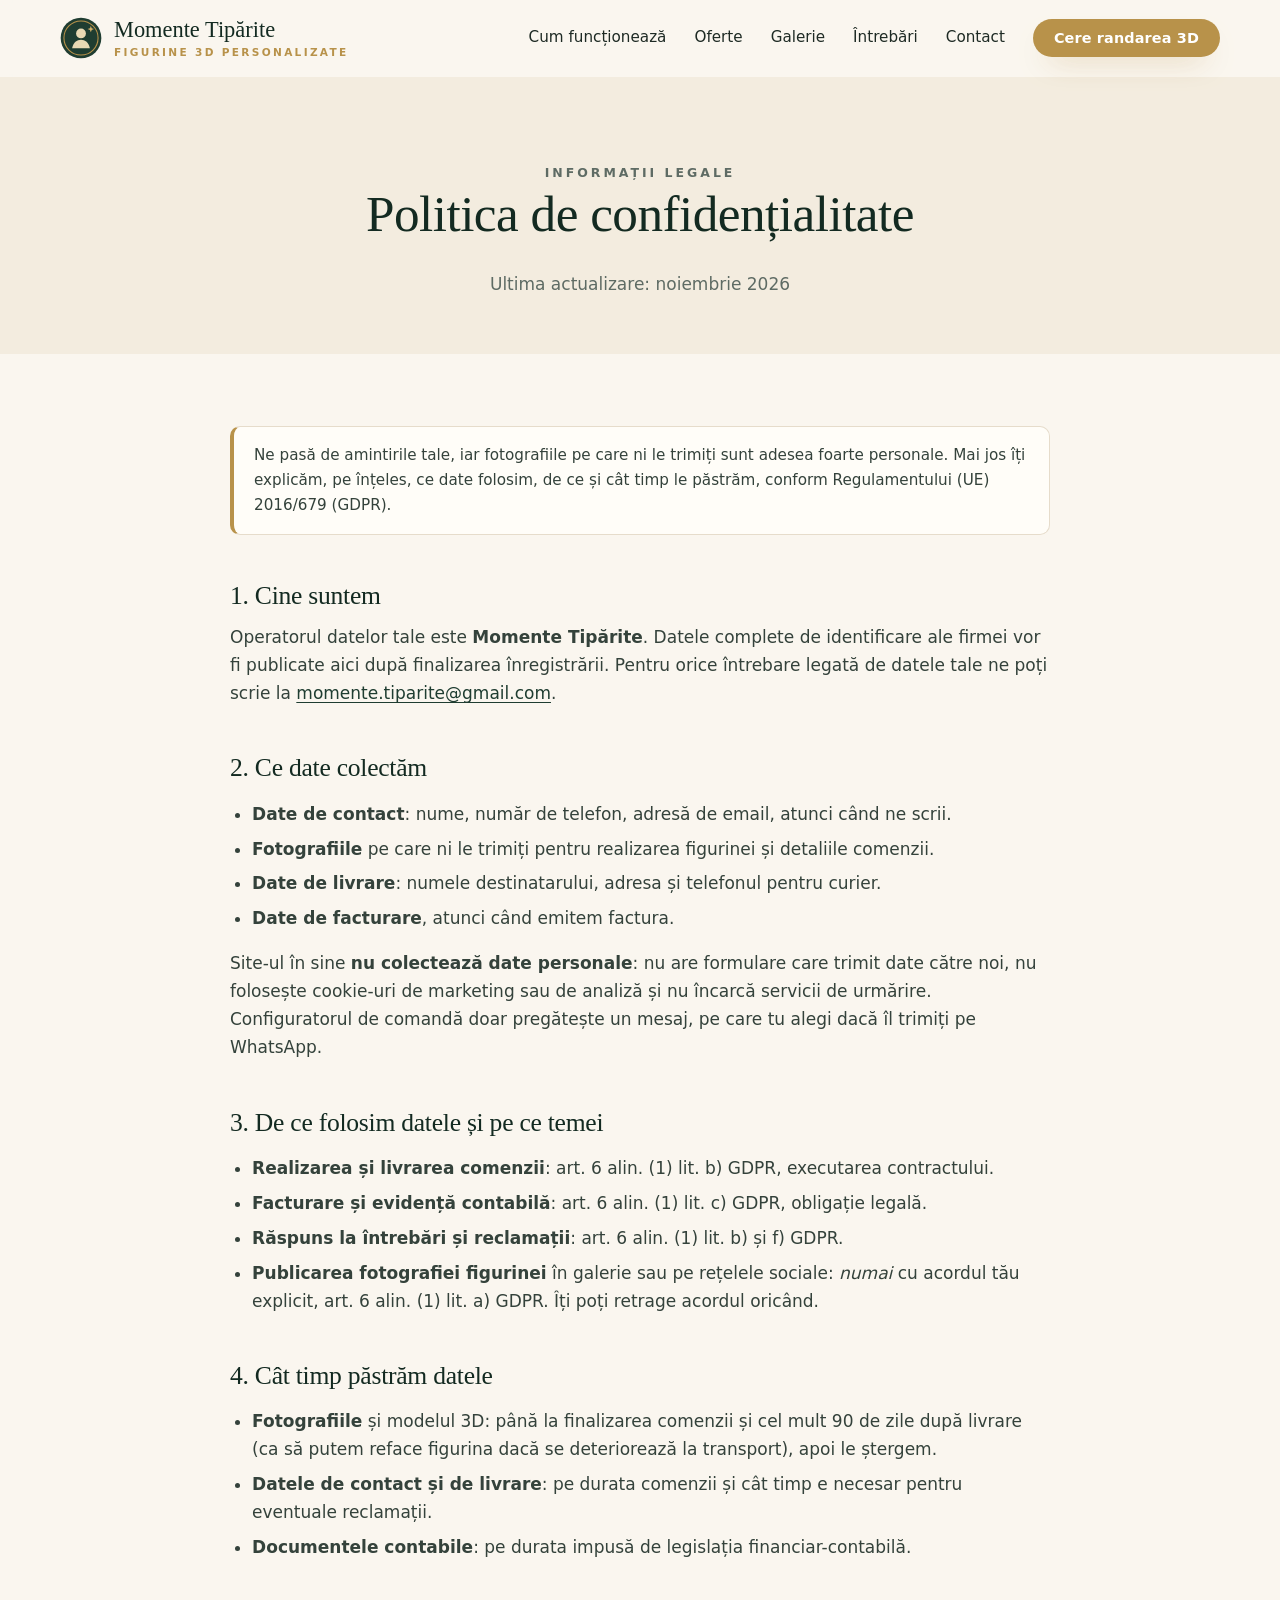
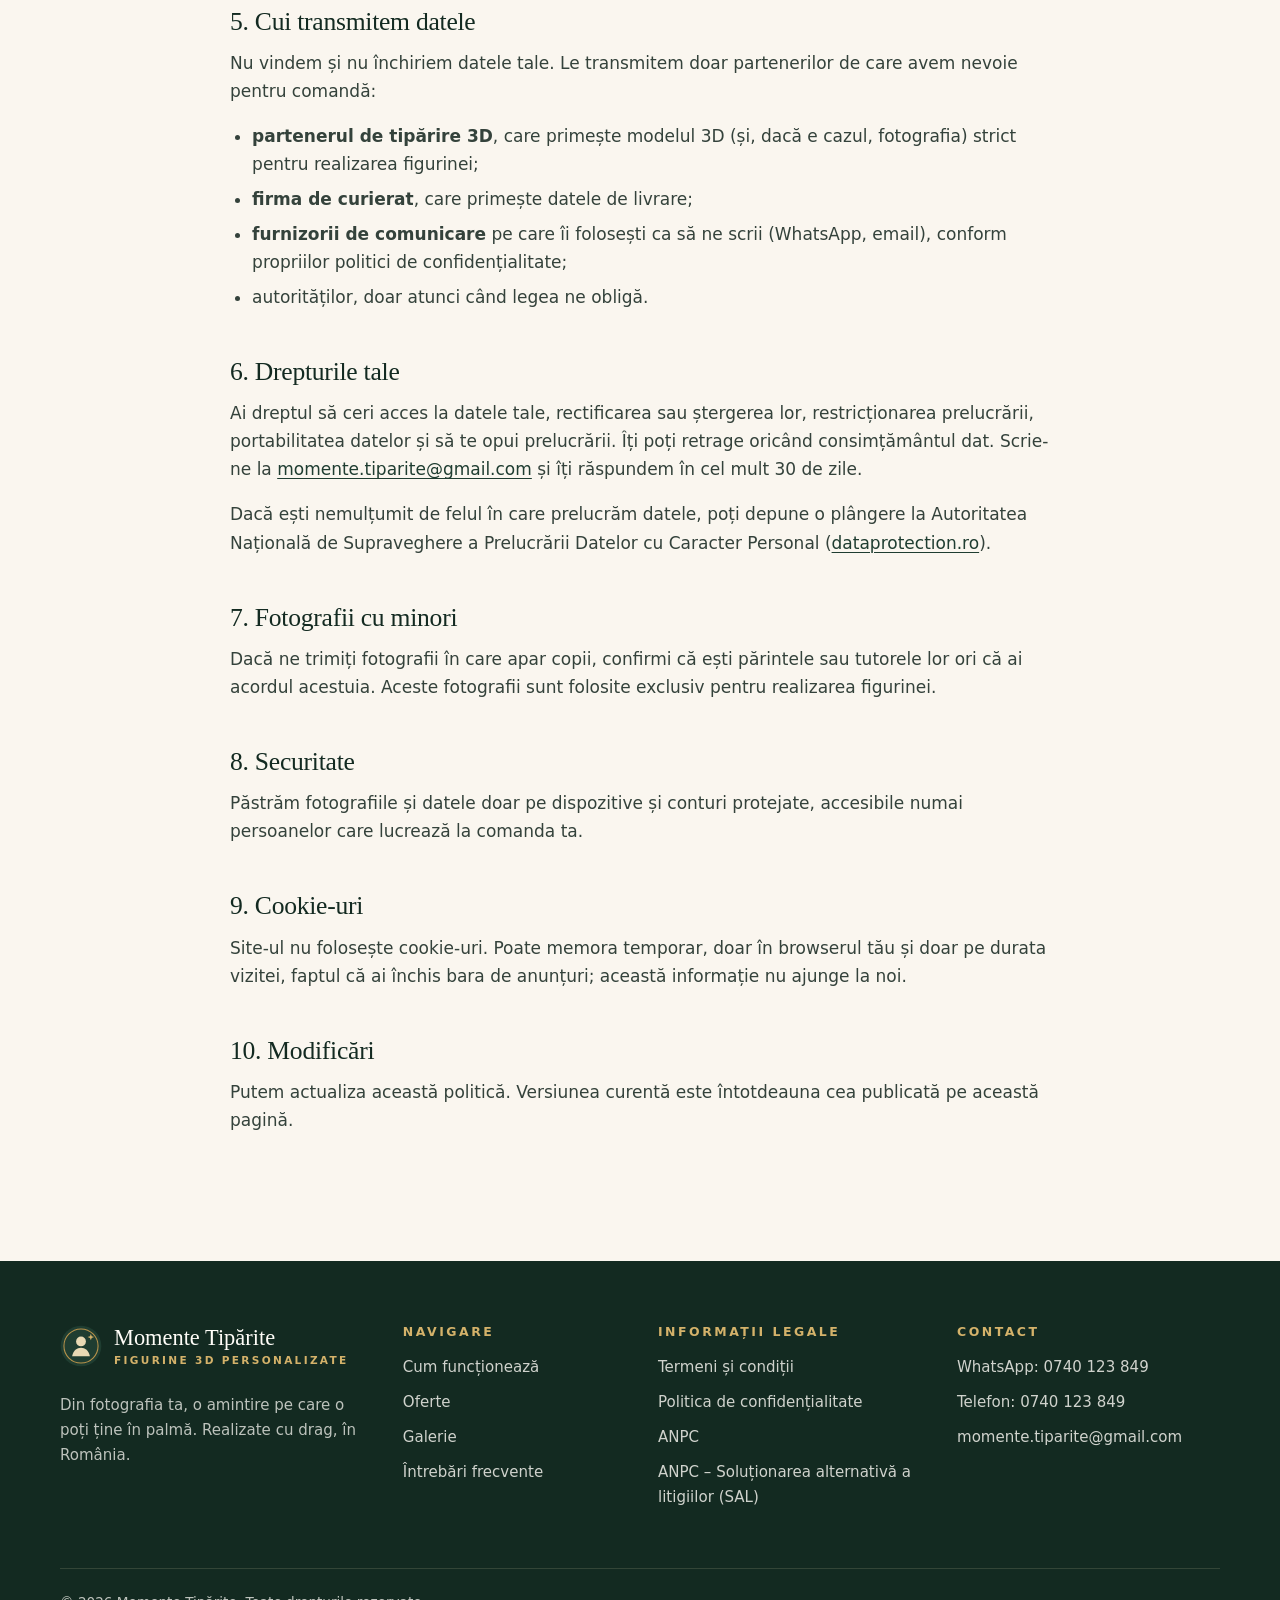
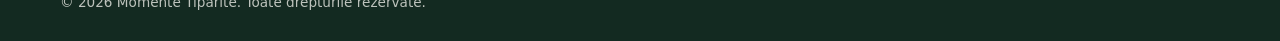
<file: confidentialitate.html>
<!doctype html>
<html lang="ro">
<head>
  <meta charset="utf-8">
  <meta name="viewport" content="width=device-width, initial-scale=1">
  <title>Politica de confidențialitate — Momente Tipărite</title>
  <meta name="description" content="Cum colectăm, folosim și protejăm datele tale personale și fotografiile trimise pentru figurinele Momente Tipărite (GDPR).">
  <meta name="theme-color" content="#1F3D31">
  <link rel="icon" href="images/favicon.svg" type="image/svg+xml">
  <link rel="stylesheet" href="css/style.css">
</head>
<body>
  <a class="skip-link" href="#continut">Sari la conținut</a>

  <header class="site-header" id="siteHeader">
    <div class="container header-inner">
      <a class="brand" href="index.html" aria-label="Momente Tipărite – pagina principală">
        <img src="images/logo-mark.svg" alt="" width="42" height="42">
        <span class="brand__text">
          <span class="brand__name">Momente Tipărite</span>
          <span class="brand__tag">Figurine 3D personalizate</span>
        </span>
      </a>
      <button class="nav-toggle" type="button" aria-expanded="false" aria-controls="siteNav">
        <span class="nav-toggle__bar" aria-hidden="true"></span>
        <span class="sr-only">Meniu</span>
      </button>
      <nav class="site-nav" id="siteNav" aria-label="Navigare principală">
        <a href="index.html#cum-functioneaza">Cum funcționează</a>
        <a href="index.html#oferte">Oferte</a>
        <a href="index.html#galerie">Galerie</a>
        <a href="index.html#intrebari">Întrebări</a>
        <a href="index.html#contact">Contact</a>
        <a class="btn btn--gold btn--small js-render" href="https://wa.me/40740123849">Cere randarea 3D</a>
      </nav>
    </div>
  </header>

  <main id="continut">
    <section class="legal-hero">
      <div class="container container--narrow">
        <p class="eyebrow">Informații legale</p>
        <h1>Politica de confidențialitate</h1>
        <p>Ultima actualizare: noiembrie 2026</p>
      </div>
    </section>

    <article class="legal">
      <div class="container container--narrow">
        <!-- DE COMPLETAT dupa infiintarea firmei: operatorul de date = denumire firma, CUI, sediu -->
        <p class="note">Ne pasă de amintirile tale, iar fotografiile pe care ni le trimiți sunt adesea foarte personale. Mai jos îți explicăm, pe înțeles, ce date folosim, de ce și cât timp le păstrăm, conform Regulamentului (UE) 2016/679 (GDPR).</p>

        <h2>1. Cine suntem</h2>
        <p>Operatorul datelor tale este <strong>Momente Tipărite</strong>. Datele complete de identificare ale firmei vor fi publicate aici după finalizarea înregistrării. Pentru orice întrebare legată de datele tale ne poți scrie la <a href="mailto:momente.tiparite@gmail.com">momente.tiparite@gmail.com</a>.</p>

        <h2>2. Ce date colectăm</h2>
        <ul>
          <li><strong>Date de contact</strong>: nume, număr de telefon, adresă de email, atunci când ne scrii.</li>
          <li><strong>Fotografiile</strong> pe care ni le trimiți pentru realizarea figurinei și detaliile comenzii.</li>
          <li><strong>Date de livrare</strong>: numele destinatarului, adresa și telefonul pentru curier.</li>
          <li><strong>Date de facturare</strong>, atunci când emitem factura.</li>
        </ul>
        <p>Site-ul în sine <strong>nu colectează date personale</strong>: nu are formulare care trimit date către noi, nu folosește cookie-uri de marketing sau de analiză și nu încarcă servicii de urmărire. Configuratorul de comandă doar pregătește un mesaj, pe care tu alegi dacă îl trimiți pe WhatsApp.</p>

        <h2>3. De ce folosim datele și pe ce temei</h2>
        <ul>
          <li><strong>Realizarea și livrarea comenzii</strong>: art. 6 alin. (1) lit. b) GDPR, executarea contractului.</li>
          <li><strong>Facturare și evidență contabilă</strong>: art. 6 alin. (1) lit. c) GDPR, obligație legală.</li>
          <li><strong>Răspuns la întrebări și reclamații</strong>: art. 6 alin. (1) lit. b) și f) GDPR.</li>
          <li><strong>Publicarea fotografiei figurinei</strong> în galerie sau pe rețelele sociale: <em>numai</em> cu acordul tău explicit, art. 6 alin. (1) lit. a) GDPR. Îți poți retrage acordul oricând.</li>
        </ul>

        <h2>4. Cât timp păstrăm datele</h2>
        <ul>
          <li><strong>Fotografiile</strong> și modelul 3D: până la finalizarea comenzii și cel mult 90 de zile după livrare (ca să putem reface figurina dacă se deteriorează la transport), apoi le ștergem.</li>
          <li><strong>Datele de contact și de livrare</strong>: pe durata comenzii și cât timp e necesar pentru eventuale reclamații.</li>
          <li><strong>Documentele contabile</strong>: pe durata impusă de legislația financiar-contabilă.</li>
        </ul>

        <h2>5. Cui transmitem datele</h2>
        <p>Nu vindem și nu închiriem datele tale. Le transmitem doar partenerilor de care avem nevoie pentru comandă:</p>
        <ul>
          <li><strong>partenerul de tipărire 3D</strong>, care primește modelul 3D (și, dacă e cazul, fotografia) strict pentru realizarea figurinei;</li>
          <li><strong>firma de curierat</strong>, care primește datele de livrare;</li>
          <li><strong>furnizorii de comunicare</strong> pe care îi folosești ca să ne scrii (WhatsApp, email), conform propriilor politici de confidențialitate;</li>
          <li>autorităților, doar atunci când legea ne obligă.</li>
        </ul>

        <h2>6. Drepturile tale</h2>
        <p>Ai dreptul să ceri acces la datele tale, rectificarea sau ștergerea lor, restricționarea prelucrării, portabilitatea datelor și să te opui prelucrării. Îți poți retrage oricând consimțământul dat. Scrie-ne la <a href="mailto:momente.tiparite@gmail.com">momente.tiparite@gmail.com</a> și îți răspundem în cel mult 30 de zile.</p>
        <p>Dacă ești nemulțumit de felul în care prelucrăm datele, poți depune o plângere la Autoritatea Națională de Supraveghere a Prelucrării Datelor cu Caracter Personal (<a href="https://www.dataprotection.ro/" target="_blank" rel="noopener">dataprotection.ro</a>).</p>

        <h2>7. Fotografii cu minori</h2>
        <p>Dacă ne trimiți fotografii în care apar copii, confirmi că ești părintele sau tutorele lor ori că ai acordul acestuia. Aceste fotografii sunt folosite exclusiv pentru realizarea figurinei.</p>

        <h2>8. Securitate</h2>
        <p>Păstrăm fotografiile și datele doar pe dispozitive și conturi protejate, accesibile numai persoanelor care lucrează la comanda ta.</p>

        <h2>9. Cookie-uri</h2>
        <p>Site-ul nu folosește cookie-uri. Poate memora temporar, doar în browserul tău și doar pe durata vizitei, faptul că ai închis bara de anunțuri; această informație nu ajunge la noi.</p>

        <h2>10. Modificări</h2>
        <p>Putem actualiza această politică. Versiunea curentă este întotdeauna cea publicată pe această pagină.</p>
      </div>
    </article>
  </main>

  <footer class="site-footer">
    <div class="container footer-grid">
      <div class="footer-brand">
        <a class="brand brand--light" href="index.html">
          <img src="images/logo-mark.svg" alt="" width="42" height="42">
          <span class="brand__text">
            <span class="brand__name">Momente Tipărite</span>
            <span class="brand__tag">Figurine 3D personalizate</span>
          </span>
        </a>
        <p>Din fotografia ta, o amintire pe care o poți ține în palmă. Realizate cu drag, în România.</p>
      </div>
      <div>
        <h3 class="footer-title">Navigare</h3>
        <ul class="footer-links">
          <li><a href="index.html#cum-functioneaza">Cum funcționează</a></li>
          <li><a href="index.html#oferte">Oferte</a></li>
          <li><a href="index.html#galerie">Galerie</a></li>
          <li><a href="index.html#intrebari">Întrebări frecvente</a></li>
        </ul>
      </div>
      <div>
        <h3 class="footer-title">Informații legale</h3>
        <ul class="footer-links">
          <li><a href="termeni.html">Termeni și condiții</a></li>
          <li><a href="confidentialitate.html">Politica de confidențialitate</a></li>
          <li><a href="https://anpc.ro/" target="_blank" rel="noopener">ANPC</a></li>
          <li><a href="https://anpc.ro/ce-este-sal/" target="_blank" rel="noopener">ANPC – Soluționarea alternativă a litigiilor (SAL)</a></li>
        </ul>
      </div>
      <div>
        <h3 class="footer-title">Contact</h3>
        <ul class="footer-links">
          <li><a class="js-wa" href="https://wa.me/40740123849">WhatsApp: 0740 123 849</a></li>
          <li><a href="tel:+40740123849">Telefon: 0740 123 849</a></li>
          <li><a href="mailto:momente.tiparite@gmail.com">momente.tiparite@gmail.com</a></li>
        </ul>
      </div>
    </div>
    <div class="container footer-bottom">
      <p>© <span id="year">2026</span> Momente Tipărite. Toate drepturile rezervate.</p>
    </div>
  </footer>

  <script src="js/main.js" defer></script>
</body>
</html>
</file>
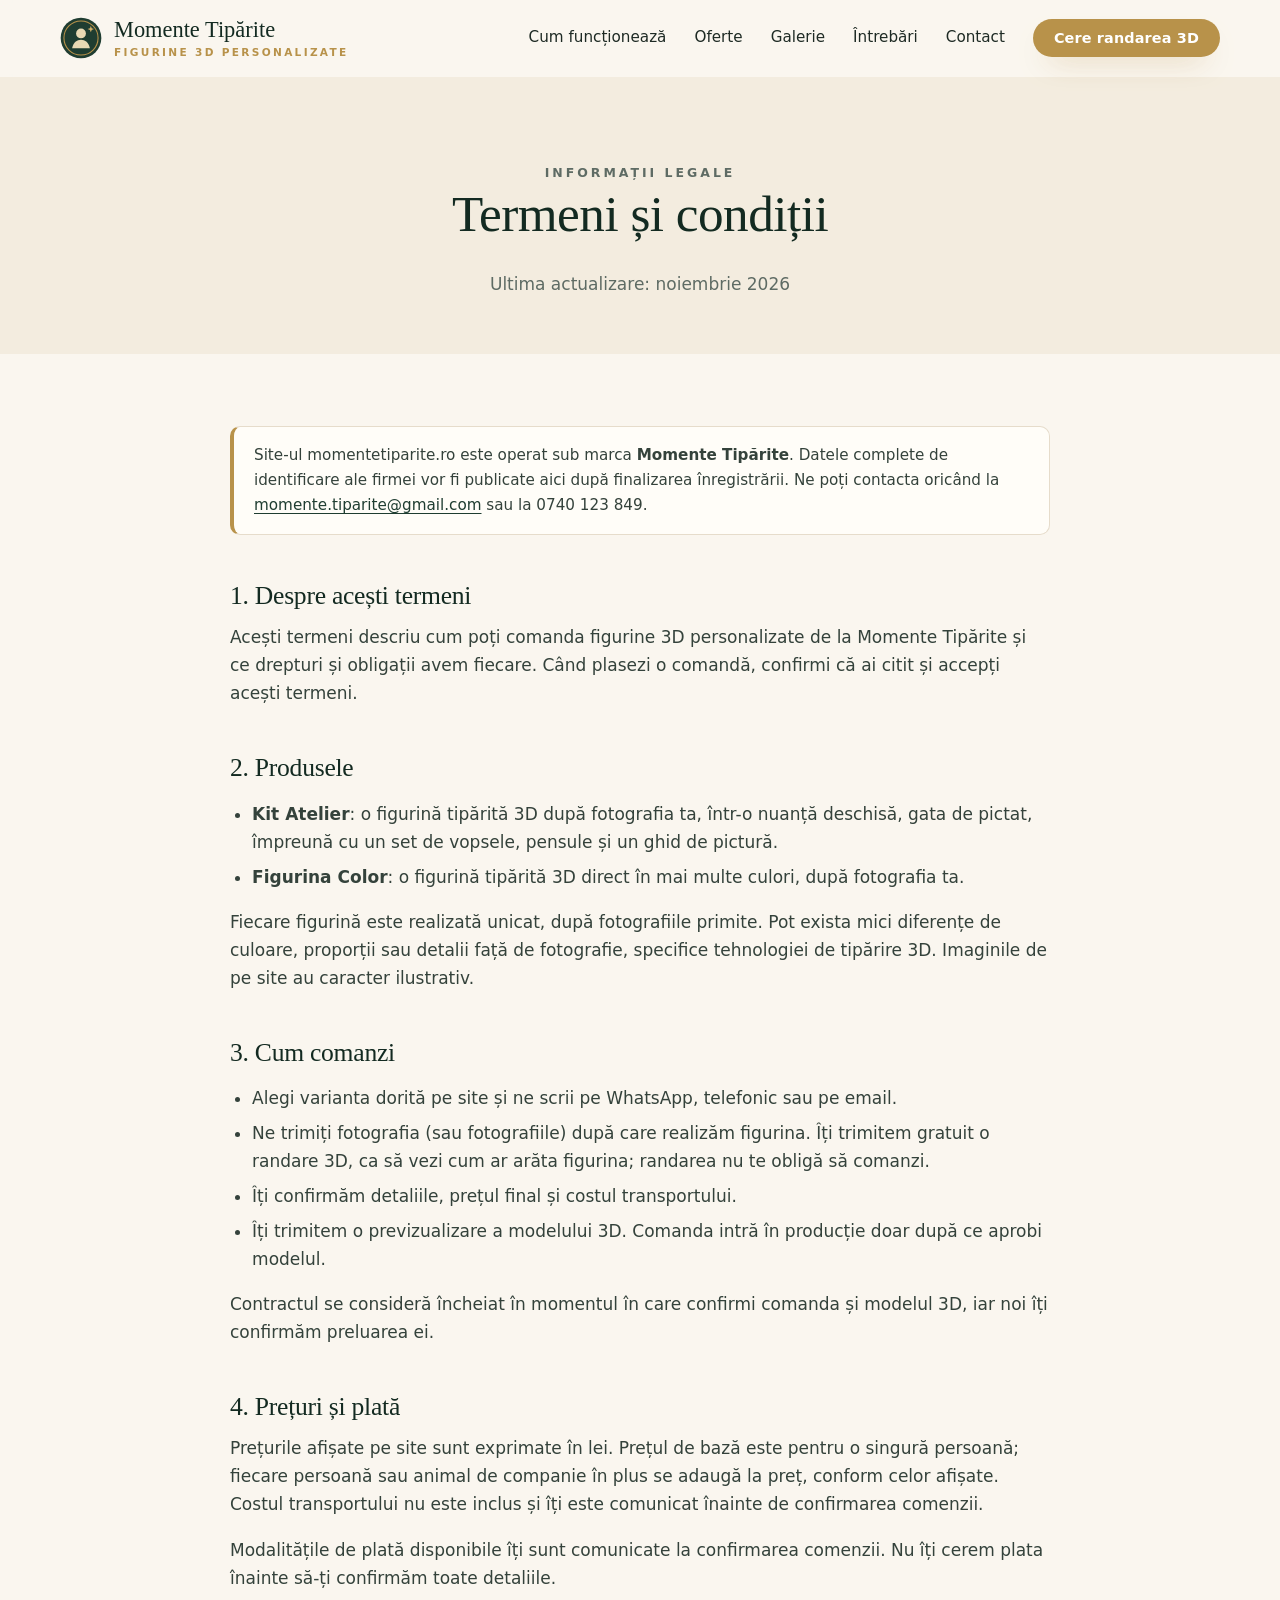
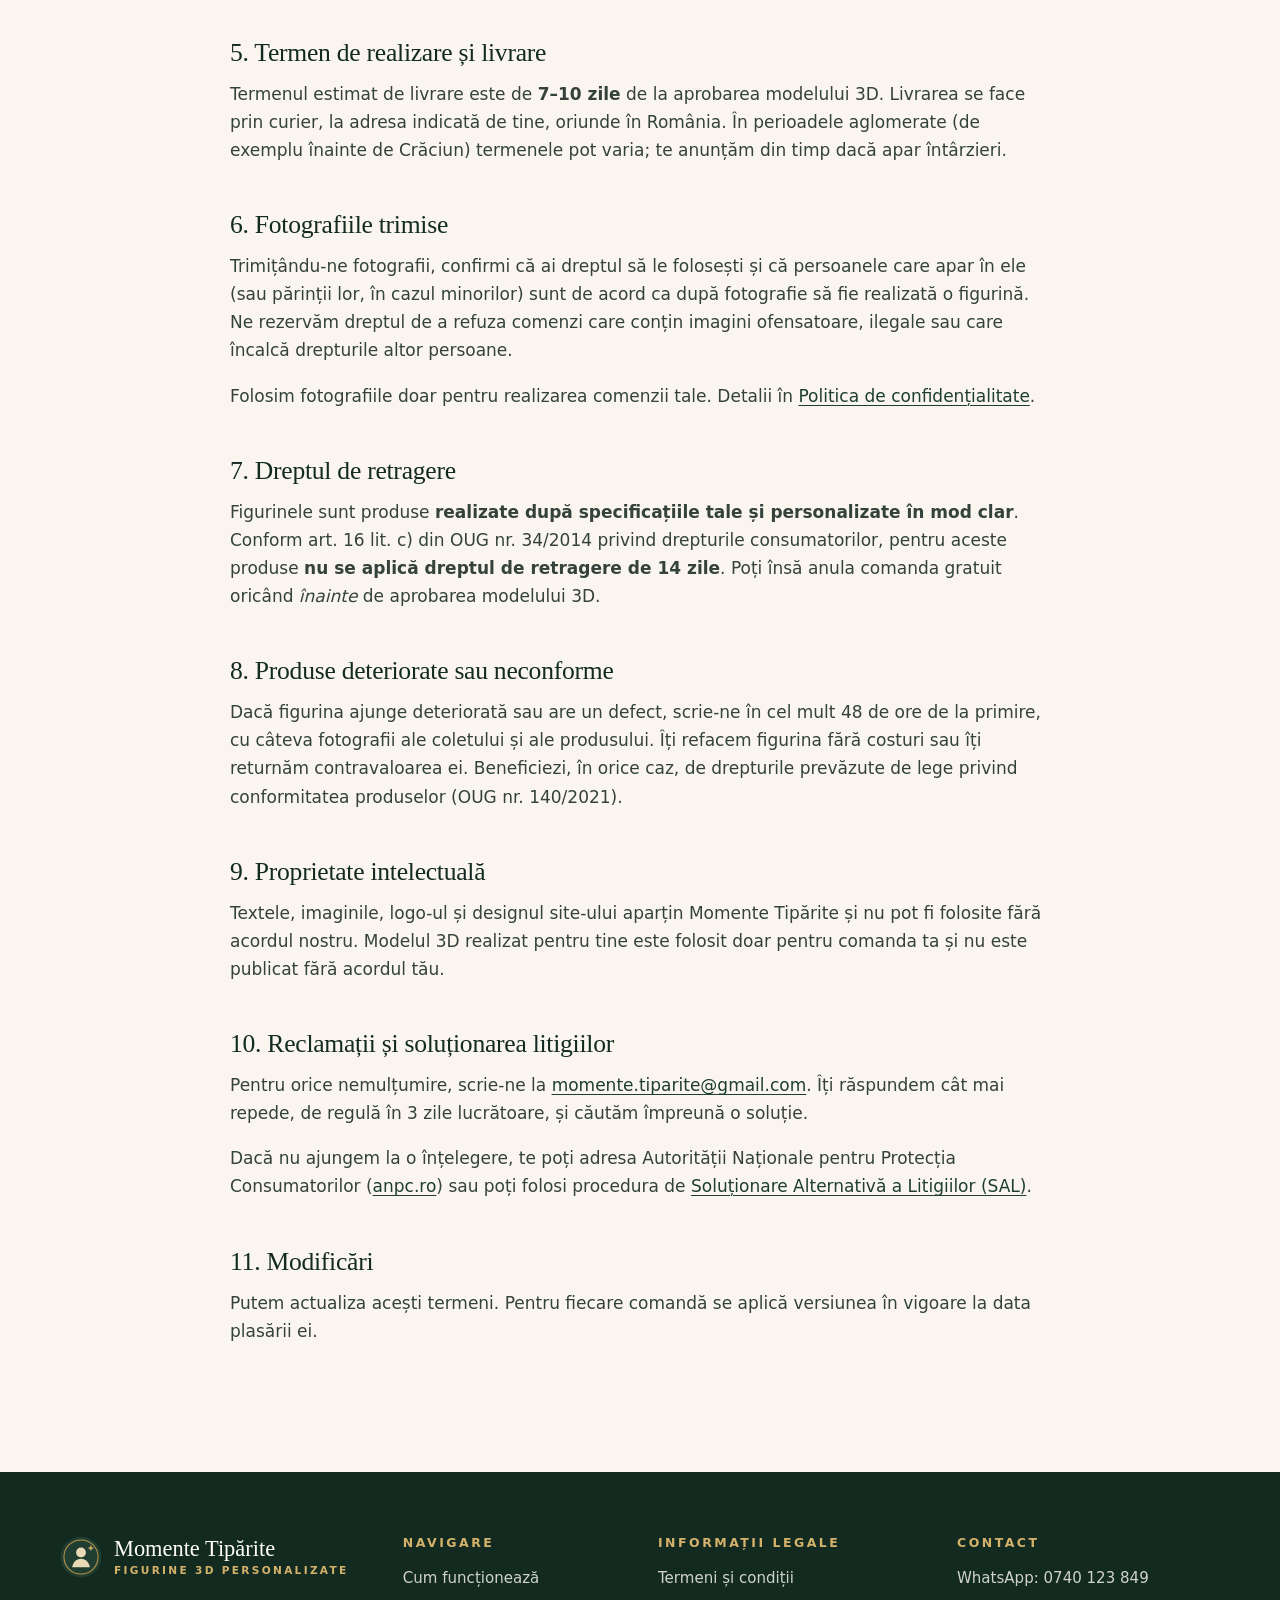
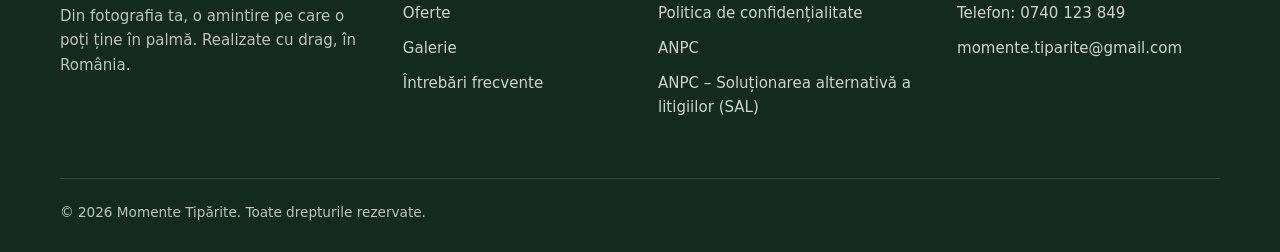
<file: termeni.html>
<!doctype html>
<html lang="ro">
<head>
  <meta charset="utf-8">
  <meta name="viewport" content="width=device-width, initial-scale=1">
  <title>Termeni și condiții — Momente Tipărite</title>
  <meta name="description" content="Termenii și condițiile de comandă pentru figurinele 3D personalizate Momente Tipărite.">
  <meta name="theme-color" content="#1F3D31">
  <link rel="icon" href="images/favicon.svg" type="image/svg+xml">
  <link rel="stylesheet" href="css/style.css">
</head>
<body>
  <a class="skip-link" href="#continut">Sari la conținut</a>

  <header class="site-header" id="siteHeader">
    <div class="container header-inner">
      <a class="brand" href="index.html" aria-label="Momente Tipărite – pagina principală">
        <img src="images/logo-mark.svg" alt="" width="42" height="42">
        <span class="brand__text">
          <span class="brand__name">Momente Tipărite</span>
          <span class="brand__tag">Figurine 3D personalizate</span>
        </span>
      </a>
      <button class="nav-toggle" type="button" aria-expanded="false" aria-controls="siteNav">
        <span class="nav-toggle__bar" aria-hidden="true"></span>
        <span class="sr-only">Meniu</span>
      </button>
      <nav class="site-nav" id="siteNav" aria-label="Navigare principală">
        <a href="index.html#cum-functioneaza">Cum funcționează</a>
        <a href="index.html#oferte">Oferte</a>
        <a href="index.html#galerie">Galerie</a>
        <a href="index.html#intrebari">Întrebări</a>
        <a href="index.html#contact">Contact</a>
        <a class="btn btn--gold btn--small js-render" href="https://wa.me/40740123849">Cere randarea 3D</a>
      </nav>
    </div>
  </header>

  <main id="continut">
    <section class="legal-hero">
      <div class="container container--narrow">
        <p class="eyebrow">Informații legale</p>
        <h1>Termeni și condiții</h1>
        <p>Ultima actualizare: noiembrie 2026</p>
      </div>
    </section>

    <article class="legal">
      <div class="container container--narrow">
        <!-- DE COMPLETAT dupa infiintarea firmei: denumire firma, forma juridica, CUI, Nr. Reg. Com., sediu social -->
        <p class="note">Site-ul momentetiparite.ro este operat sub marca <strong>Momente Tipărite</strong>. Datele complete de identificare ale firmei vor fi publicate aici după finalizarea înregistrării. Ne poți contacta oricând la <a href="mailto:momente.tiparite@gmail.com">momente.tiparite@gmail.com</a> sau la 0740 123 849.</p>

        <h2>1. Despre acești termeni</h2>
        <p>Acești termeni descriu cum poți comanda figurine 3D personalizate de la Momente Tipărite și ce drepturi și obligații avem fiecare. Când plasezi o comandă, confirmi că ai citit și accepți acești termeni.</p>

        <h2>2. Produsele</h2>
        <ul>
          <li><strong>Kit Atelier</strong>: o figurină tipărită 3D după fotografia ta, într-o nuanță deschisă, gata de pictat, împreună cu un set de vopsele, pensule și un ghid de pictură.</li>
          <li><strong>Figurina Color</strong>: o figurină tipărită 3D direct în mai multe culori, după fotografia ta.</li>
        </ul>
        <p>Fiecare figurină este realizată unicat, după fotografiile primite. Pot exista mici diferențe de culoare, proporții sau detalii față de fotografie, specifice tehnologiei de tipărire 3D. Imaginile de pe site au caracter ilustrativ.</p>

        <h2>3. Cum comanzi</h2>
        <ul>
          <li>Alegi varianta dorită pe site și ne scrii pe WhatsApp, telefonic sau pe email.</li>
          <li>Ne trimiți fotografia (sau fotografiile) după care realizăm figurina. Îți trimitem gratuit o randare 3D, ca să vezi cum ar arăta figurina; randarea nu te obligă să comanzi.</li>
          <li>Îți confirmăm detaliile, prețul final și costul transportului.</li>
          <li>Îți trimitem o previzualizare a modelului 3D. Comanda intră în producție doar după ce aprobi modelul.</li>
        </ul>
        <p>Contractul se consideră încheiat în momentul în care confirmi comanda și modelul 3D, iar noi îți confirmăm preluarea ei.</p>

        <h2>4. Prețuri și plată</h2>
        <p>Prețurile afișate pe site sunt exprimate în lei. Prețul de bază este pentru o singură persoană; fiecare persoană sau animal de companie în plus se adaugă la preț, conform celor afișate. Costul transportului nu este inclus și îți este comunicat înainte de confirmarea comenzii.</p>
        <p>Modalitățile de plată disponibile îți sunt comunicate la confirmarea comenzii. Nu îți cerem plata înainte să-ți confirmăm toate detaliile.</p>

        <h2>5. Termen de realizare și livrare</h2>
        <p>Termenul estimat de livrare este de <strong>7–10 zile</strong> de la aprobarea modelului 3D. Livrarea se face prin curier, la adresa indicată de tine, oriunde în România. În perioadele aglomerate (de exemplu înainte de Crăciun) termenele pot varia; te anunțăm din timp dacă apar întârzieri.</p>

        <h2>6. Fotografiile trimise</h2>
        <p>Trimițându-ne fotografii, confirmi că ai dreptul să le folosești și că persoanele care apar în ele (sau părinții lor, în cazul minorilor) sunt de acord ca după fotografie să fie realizată o figurină. Ne rezervăm dreptul de a refuza comenzi care conțin imagini ofensatoare, ilegale sau care încalcă drepturile altor persoane.</p>
        <p>Folosim fotografiile doar pentru realizarea comenzii tale. Detalii în <a href="confidentialitate.html">Politica de confidențialitate</a>.</p>

        <h2>7. Dreptul de retragere</h2>
        <p>Figurinele sunt produse <strong>realizate după specificațiile tale și personalizate în mod clar</strong>. Conform art. 16 lit. c) din OUG nr. 34/2014 privind drepturile consumatorilor, pentru aceste produse <strong>nu se aplică dreptul de retragere de 14 zile</strong>. Poți însă anula comanda gratuit oricând <em>înainte</em> de aprobarea modelului 3D.</p>

        <h2>8. Produse deteriorate sau neconforme</h2>
        <p>Dacă figurina ajunge deteriorată sau are un defect, scrie-ne în cel mult 48 de ore de la primire, cu câteva fotografii ale coletului și ale produsului. Îți refacem figurina fără costuri sau îți returnăm contravaloarea ei. Beneficiezi, în orice caz, de drepturile prevăzute de lege privind conformitatea produselor (OUG nr. 140/2021).</p>

        <h2>9. Proprietate intelectuală</h2>
        <p>Textele, imaginile, logo-ul și designul site-ului aparțin Momente Tipărite și nu pot fi folosite fără acordul nostru. Modelul 3D realizat pentru tine este folosit doar pentru comanda ta și nu este publicat fără acordul tău.</p>

        <h2>10. Reclamații și soluționarea litigiilor</h2>
        <p>Pentru orice nemulțumire, scrie-ne la <a href="mailto:momente.tiparite@gmail.com">momente.tiparite@gmail.com</a>. Îți răspundem cât mai repede, de regulă în 3 zile lucrătoare, și căutăm împreună o soluție.</p>
        <p>Dacă nu ajungem la o înțelegere, te poți adresa Autorității Naționale pentru Protecția Consumatorilor (<a href="https://anpc.ro/" target="_blank" rel="noopener">anpc.ro</a>) sau poți folosi procedura de <a href="https://anpc.ro/ce-este-sal/" target="_blank" rel="noopener">Soluționare Alternativă a Litigiilor (SAL)</a>.</p>

        <h2>11. Modificări</h2>
        <p>Putem actualiza acești termeni. Pentru fiecare comandă se aplică versiunea în vigoare la data plasării ei.</p>
      </div>
    </article>
  </main>

  <footer class="site-footer">
    <div class="container footer-grid">
      <div class="footer-brand">
        <a class="brand brand--light" href="index.html">
          <img src="images/logo-mark.svg" alt="" width="42" height="42">
          <span class="brand__text">
            <span class="brand__name">Momente Tipărite</span>
            <span class="brand__tag">Figurine 3D personalizate</span>
          </span>
        </a>
        <p>Din fotografia ta, o amintire pe care o poți ține în palmă. Realizate cu drag, în România.</p>
      </div>
      <div>
        <h3 class="footer-title">Navigare</h3>
        <ul class="footer-links">
          <li><a href="index.html#cum-functioneaza">Cum funcționează</a></li>
          <li><a href="index.html#oferte">Oferte</a></li>
          <li><a href="index.html#galerie">Galerie</a></li>
          <li><a href="index.html#intrebari">Întrebări frecvente</a></li>
        </ul>
      </div>
      <div>
        <h3 class="footer-title">Informații legale</h3>
        <ul class="footer-links">
          <li><a href="termeni.html">Termeni și condiții</a></li>
          <li><a href="confidentialitate.html">Politica de confidențialitate</a></li>
          <li><a href="https://anpc.ro/" target="_blank" rel="noopener">ANPC</a></li>
          <li><a href="https://anpc.ro/ce-este-sal/" target="_blank" rel="noopener">ANPC – Soluționarea alternativă a litigiilor (SAL)</a></li>
        </ul>
      </div>
      <div>
        <h3 class="footer-title">Contact</h3>
        <ul class="footer-links">
          <li><a class="js-wa" href="https://wa.me/40740123849">WhatsApp: 0740 123 849</a></li>
          <li><a href="tel:+40740123849">Telefon: 0740 123 849</a></li>
          <li><a href="mailto:momente.tiparite@gmail.com">momente.tiparite@gmail.com</a></li>
        </ul>
      </div>
    </div>
    <div class="container footer-bottom">
      <p>© <span id="year">2026</span> Momente Tipărite. Toate drepturile rezervate.</p>
    </div>
  </footer>

  <script src="js/main.js" defer></script>
</body>
</html>
</file>
<file: css/style.css>
/* =========================================================
   Momente Tipărite — stiluri
   Culorile principale sunt definite mai jos, în :root.
   ========================================================= */

:root {
  --cream: #FAF6EF;
  --paper: #FFFDF8;
  --tint: #F3ECDF;
  --ink: #1E2A24;
  --muted: #5E6B64;
  --line: #E6DCCB;

  --pine: #1F3D31;
  --pine-deep: #132A21;
  --pine-soft: #2B5545;
  --berry: #9B2F3F;
  --gold: #B8924A;
  --gold-light: #D4B26A;
  --gold-soft: #E9D9B4;
  --wa: #1F8F55;

  --serif: "Palatino Linotype", Palatino, "Book Antiqua", "Iowan Old Style", Georgia, serif;
  --sans: "Segoe UI", system-ui, -apple-system, Roboto, "Helvetica Neue", Arial, sans-serif;

  --radius: 18px;
  --radius-sm: 10px;
  --shadow: 0 18px 40px -22px rgba(19, 42, 33, .35);
  --shadow-lg: 0 30px 60px -28px rgba(19, 42, 33, .45);
  --header-h: 76px;
}

*, *::before, *::after { box-sizing: border-box; }

html { scroll-behavior: smooth; scroll-padding-top: calc(var(--header-h) + 12px); }
@media (prefers-reduced-motion: reduce) { html { scroll-behavior: auto; } }

body {
  margin: 0;
  background: var(--cream);
  color: var(--ink);
  font-family: var(--sans);
  font-size: 17px;
  line-height: 1.65;
  -webkit-font-smoothing: antialiased;
  overflow-x: hidden;
}

img { max-width: 100%; height: auto; display: block; }
a { color: var(--pine); text-decoration-thickness: 1px; text-underline-offset: 3px; }
a:hover { color: var(--berry); }

h1, h2, h3 {
  font-family: var(--serif);
  font-weight: 400;
  line-height: 1.15;
  margin: 0 0 .5em;
  color: var(--pine-deep);
  letter-spacing: -.01em;
}
h1 { font-size: clamp(2.5rem, 5.4vw, 4.2rem); }
h2 { font-size: clamp(1.9rem, 3.6vw, 2.75rem); }
h3 { font-size: 1.35rem; }
p { margin: 0 0 1em; }

:focus-visible { outline: 3px solid var(--gold); outline-offset: 3px; border-radius: 6px; }

.sr-only {
  position: absolute; width: 1px; height: 1px; padding: 0; margin: -1px;
  overflow: hidden; clip: rect(0 0 0 0); white-space: nowrap; border: 0;
}
.skip-link {
  position: absolute; left: 16px; top: -60px; z-index: 100;
  background: var(--pine); color: #fff; padding: 10px 16px; border-radius: 8px;
}
.skip-link:focus { top: 12px; color: #fff; }

.container { width: min(1160px, 100% - 32px); margin-inline: auto; }
.container--narrow { width: min(820px, 100% - 32px); }

/* ---------- Butoane ---------- */
.btn {
  display: inline-flex; align-items: center; justify-content: center; gap: .55em;
  padding: 15px 28px;
  border-radius: 999px;
  border: 1.5px solid transparent;
  font: 600 .98rem/1 var(--sans);
  letter-spacing: .01em;
  text-decoration: none;
  cursor: pointer;
  transition: transform .2s ease, box-shadow .2s ease, background-color .2s ease, color .2s ease, border-color .2s ease;
}
.btn:hover { transform: translateY(-2px); }
.btn:active { transform: translateY(0); }
.btn--primary { background: var(--pine); color: var(--paper); box-shadow: var(--shadow); }
.btn--primary:hover { background: var(--pine-deep); color: var(--paper); }
.btn--gold { background: var(--gold); color: #fff; box-shadow: 0 14px 30px -16px rgba(184, 146, 74, .9); }
.btn--gold:hover { background: #A8823E; color: #fff; }
.btn--ghost { background: transparent; color: var(--pine); border-color: rgba(31, 61, 49, .3); }
.btn--ghost:hover { border-color: var(--pine); color: var(--pine); background: rgba(31, 61, 49, .04); }
.btn--outline { background: transparent; color: var(--pine); border-color: var(--pine); }
.btn--outline:hover { background: var(--pine); color: var(--paper); }
.btn--wa { background: var(--wa); color: #fff; box-shadow: 0 14px 30px -16px rgba(31, 143, 85, .9); }
.btn--wa:hover { background: #187548; color: #fff; }
.btn--small { padding: 11px 20px; font-size: .9rem; }
.btn--block { width: 100%; }

/* ---------- Bara de Crăciun ---------- */
.xmas-bar {
  position: relative;
  background: var(--berry);
  background-image: repeating-linear-gradient(135deg, rgba(255,255,255,.05) 0 12px, transparent 12px 24px);
  color: #FFF4EA;
  text-align: center;
  font-size: .92rem;
  padding: 9px 48px;
}
.xmas-bar p { margin: 0; }
.xmas-bar strong { color: #fff; }
.xmas-bar__star { color: var(--gold-soft); margin-right: .3em; }
.xmas-bar__close {
  position: absolute; right: 10px; top: 50%; transform: translateY(-50%);
  width: 32px; height: 32px; border: 0; border-radius: 50%;
  background: transparent; color: #FFF4EA; font-size: 1.4rem; line-height: 1; cursor: pointer;
}
.xmas-bar__close:hover { background: rgba(255,255,255,.15); }
.xmas-bar.is-hidden { display: none; }

/* ---------- Header ---------- */
.site-header {
  position: sticky; top: 0; z-index: 50;
  background: rgba(250, 246, 239, .86);
  -webkit-backdrop-filter: saturate(1.4) blur(12px);
  backdrop-filter: saturate(1.4) blur(12px);
  border-bottom: 1px solid transparent;
  transition: border-color .3s ease, box-shadow .3s ease;
}
.site-header.is-scrolled { border-color: var(--line); box-shadow: 0 10px 30px -24px rgba(19,42,33,.5); }
.header-inner { display: flex; align-items: center; justify-content: space-between; min-height: var(--header-h); gap: 24px; }

.brand { display: inline-flex; align-items: center; gap: 12px; text-decoration: none; color: var(--pine-deep); }
.brand:hover { color: var(--pine-deep); }
.brand__text { display: flex; flex-direction: column; line-height: 1.1; }
.brand__name { font-family: var(--serif); font-size: 1.4rem; }
.brand__tag { font-size: .66rem; letter-spacing: .22em; text-transform: uppercase; color: var(--gold); margin-top: 4px; font-weight: 600; }
.brand--light, .brand--light:hover { color: var(--paper); }
.brand--light .brand__tag { color: var(--gold-light); }

.site-nav { display: flex; align-items: center; gap: 28px; }
.site-nav a:not(.btn) {
  color: var(--ink); text-decoration: none; font-size: .95rem; position: relative; padding: 6px 0;
}
.site-nav a:not(.btn)::after {
  content: ""; position: absolute; left: 0; right: 0; bottom: 0; height: 1.5px;
  background: var(--gold); transform: scaleX(0); transform-origin: left; transition: transform .25s ease;
}
.site-nav a:not(.btn):hover::after { transform: scaleX(1); }

.nav-toggle { display: none; }

@media (max-width: 920px) {
  .nav-toggle {
    display: inline-flex; align-items: center; justify-content: center;
    width: 46px; height: 46px; border-radius: 50%;
    border: 1px solid var(--line); background: var(--paper); cursor: pointer;
  }
  .nav-toggle__bar, .nav-toggle__bar::before, .nav-toggle__bar::after {
    display: block; width: 20px; height: 2px; background: var(--pine); border-radius: 2px;
    position: relative; transition: transform .25s ease, background-color .25s ease;
  }
  .nav-toggle__bar::before, .nav-toggle__bar::after { content: ""; position: absolute; left: 0; }
  .nav-toggle__bar::before { top: -6px; }
  .nav-toggle__bar::after { top: 6px; }
  .nav-toggle[aria-expanded="true"] .nav-toggle__bar { background: transparent; }
  .nav-toggle[aria-expanded="true"] .nav-toggle__bar::before { transform: translateY(6px) rotate(45deg); }
  .nav-toggle[aria-expanded="true"] .nav-toggle__bar::after { transform: translateY(-6px) rotate(-45deg); }

  .site-nav {
    position: absolute; left: 0; right: 0; top: 100%;
    flex-direction: column; align-items: stretch; gap: 0;
    background: var(--paper); border-bottom: 1px solid var(--line);
    padding: 8px 16px 20px;
    box-shadow: 0 20px 30px -20px rgba(19,42,33,.35);
    display: none;
  }
  .site-nav.is-open { display: flex; }
  .site-nav a:not(.btn) { padding: 14px 4px; border-bottom: 1px solid var(--line); }
  .site-nav a:not(.btn)::after { display: none; }
  .site-nav .btn { margin-top: 16px; }
  .brand__tag { display: none; }
}

/* ---------- Hero ---------- */
.hero {
  position: relative;
  overflow: hidden;
  background:
    radial-gradient(900px 500px at 85% 20%, rgba(233, 217, 180, .55), transparent 60%),
    radial-gradient(700px 500px at 0% 100%, rgba(155, 47, 63, .08), transparent 60%),
    var(--cream);
  padding: clamp(40px, 7vw, 90px) 0 clamp(56px, 8vw, 110px);
}
.snow { position: absolute; inset: 0; width: 100%; height: 100%; pointer-events: none; z-index: 1; }
.hero-inner {
  position: relative; z-index: 2;
  display: grid; grid-template-columns: 1.05fr .95fr; align-items: center; gap: clamp(24px, 5vw, 64px);
}
.hero h1 em { font-style: italic; color: var(--berry); }
.lead { font-size: 1.15rem; color: var(--muted); max-width: 34em; }
.hero-actions { display: flex; flex-wrap: wrap; gap: 14px; margin: 30px 0 14px; }
.hero-hint { font-size: .9rem; color: var(--muted); margin: 0 0 34px; }
.hero-trust {
  list-style: none; padding: 22px 0 0; margin: 0;
  display: flex; flex-wrap: wrap; gap: 14px 36px;
  border-top: 1px solid var(--line);
}
.hero-trust li { display: flex; flex-direction: column; line-height: 1.3; }
.hero-trust strong { font-family: var(--serif); font-weight: 400; font-size: 1.2rem; color: var(--pine-deep); }
.hero-trust span { font-size: .85rem; color: var(--muted); }

.hero-art { position: relative; justify-self: center; width: min(100%, 470px); }
.hero-art img { position: relative; width: 100%; animation: float 7s ease-in-out infinite; filter: drop-shadow(0 30px 40px rgba(19, 42, 33, .18)); }
.hero-art img.hero-art__photo {
  aspect-ratio: 4 / 5; height: auto; object-fit: cover;
  border-radius: 28px; border: 8px solid #fff;
  filter: none; box-shadow: 0 30px 60px rgba(19, 42, 33, .22);
}
.hero-art__glow {
  position: absolute; inset: 6% 4% 18%;
  background: radial-gradient(circle, rgba(212, 178, 106, .45), transparent 65%);
  filter: blur(20px);
}
@keyframes float { 0%, 100% { transform: translateY(0); } 50% { transform: translateY(-10px); } }

.eyebrow {
  display: inline-block;
  font-size: .78rem; font-weight: 700; letter-spacing: .24em; text-transform: uppercase;
  color: var(--gold); margin-bottom: 14px;
}
.eyebrow--light { color: var(--gold-light); }

@media (max-width: 860px) {
  .hero-inner { grid-template-columns: 1fr; text-align: center; }
  .hero-actions, .hero-trust { justify-content: center; }
  .lead { margin-inline: auto; }
  .hero-art { width: min(80%, 360px); order: -1; }
}

/* ---------- Sectiuni ---------- */
.section { padding: clamp(64px, 9vw, 120px) 0; }
.section--tint { background: var(--tint); }
.section-head { text-align: center; max-width: 720px; margin: 0 auto clamp(40px, 5vw, 60px); }
.section-sub { color: var(--muted); font-size: 1.08rem; margin: 0; }
.section-head--light h2 { color: var(--paper); }
.section-head--light .section-sub { color: rgba(255, 253, 248, .75); }

.ornament { display: flex; align-items: center; justify-content: center; gap: 14px; color: var(--gold); font-size: .9rem; }
.ornament span { width: 56px; height: 1px; background: linear-gradient(90deg, transparent, var(--gold)); }
.ornament span:last-child { background: linear-gradient(90deg, var(--gold), transparent); }

/* ---------- Pasi ---------- */
.steps {
  list-style: none; margin: 0; padding: 0;
  display: grid; grid-template-columns: repeat(4, 1fr); gap: 22px;
  counter-reset: step;
}
.step {
  position: relative;
  background: var(--paper);
  border: 1px solid var(--line);
  border-radius: var(--radius);
  padding: 30px 26px 26px;
  transition: transform .3s ease, box-shadow .3s ease;
}
.step:hover { transform: translateY(-4px); box-shadow: var(--shadow); }
.step__num {
  display: inline-flex; align-items: center; justify-content: center;
  width: 52px; height: 52px; border-radius: 50%;
  border: 1px solid var(--gold);
  font-family: var(--serif); font-size: 1.2rem; color: var(--gold);
  margin-bottom: 18px;
}
.step p { color: var(--muted); margin: 0; font-size: .97rem; }
@media (max-width: 980px) { .steps { grid-template-columns: repeat(2, 1fr); } }
@media (max-width: 560px) { .steps { grid-template-columns: 1fr; } }

/* ---------- Oferte ---------- */
.offers { display: grid; grid-template-columns: repeat(2, 1fr); gap: 28px; max-width: 1000px; margin: 0 auto; }
.offer {
  position: relative;
  display: flex; flex-direction: column;
  background: var(--paper);
  border: 1px solid var(--line);
  border-radius: 24px;
  overflow: hidden;
  box-shadow: var(--shadow);
  transition: transform .3s ease, box-shadow .3s ease;
}
.offer:hover { transform: translateY(-6px); box-shadow: var(--shadow-lg); }
.offer__media { background: #F1E9DB; aspect-ratio: 16 / 11; overflow: hidden; }
.offer__media img { width: 100%; height: 100%; object-fit: cover; object-position: center 70%; transition: transform .6s ease; }
.offer:hover .offer__media img { transform: scale(1.04); }
.offer__body { display: flex; flex-direction: column; flex: 1; padding: 30px 32px 32px; }
.offer__kicker { font-size: .78rem; letter-spacing: .2em; text-transform: uppercase; color: var(--gold); font-weight: 700; margin-bottom: 6px; }
.offer__title { font-size: 2rem; margin-bottom: 10px; }
.offer__desc { color: var(--muted); }
.checklist { list-style: none; padding: 0; margin: 6px 0 24px; }
.checklist li { position: relative; padding-left: 30px; margin-bottom: 9px; font-size: .97rem; }
.checklist li::before {
  content: ""; position: absolute; left: 0; top: .32em;
  width: 18px; height: 18px; border-radius: 50%;
  background: rgba(184, 146, 74, .16)
    url("data:image/svg+xml,%3Csvg xmlns='http://www.w3.org/2000/svg' viewBox='0 0 20 20'%3E%3Cpath d='M5 10.5l3 3 7-7' fill='none' stroke='%23B8924A' stroke-width='2.2' stroke-linecap='round' stroke-linejoin='round'/%3E%3C/svg%3E") center / 12px no-repeat;
}
.offer__foot { margin-top: auto; padding-top: 22px; border-top: 1px dashed var(--line); }
.price { font-family: var(--serif); margin: 0; color: var(--pine-deep); line-height: 1; }
.price__value { font-size: 3rem; }
.price__cur { font-size: 1.3rem; }
.price__note { font-size: .86rem; color: var(--muted); margin: 8px 0 20px; }

.offer--featured { background: var(--pine); border-color: var(--pine); color: var(--paper); }
.offer--featured .offer__media { background: #E9DFCC; }
.offer--featured .offer__title, .offer--featured .price { color: var(--paper); }
.offer--featured .offer__kicker { color: var(--gold-light); }
.offer--featured .offer__desc, .offer--featured .price__note { color: rgba(255, 253, 248, .72); }
.offer--featured .offer__foot { border-color: rgba(255, 253, 248, .2); }
.offer--featured .checklist li::before { background-color: rgba(212, 178, 106, .2); }
.offer__badge {
  position: absolute; top: 18px; right: 18px; z-index: 2;
  background: var(--berry); color: #fff;
  font-size: .75rem; font-weight: 700; letter-spacing: .12em; text-transform: uppercase;
  padding: 8px 14px; border-radius: 999px;
  box-shadow: 0 10px 20px -10px rgba(155, 47, 63, .8);
}
@media (max-width: 760px) { .offers { grid-template-columns: 1fr; } }

/* Specificatii tehnice (sub oferte) */
.specs { max-width: 1000px; margin: 56px auto 0; }
.specs__title { font-size: 1.6rem; text-align: center; margin-bottom: 20px; }
.specs__scroll {
  overflow-x: auto; background: var(--paper);
  border: 1px solid var(--line); border-radius: var(--radius); box-shadow: var(--shadow);
}
.specs__table { width: 100%; border-collapse: collapse; font-size: .97rem; }
.specs__table th, .specs__table td { padding: 14px 20px; text-align: left; vertical-align: top; border-bottom: 1px solid var(--line); }
.specs__table tbody tr:last-child th, .specs__table tbody tr:last-child td { border-bottom: 0; }
.specs__table thead th {
  font-size: .78rem; letter-spacing: .16em; text-transform: uppercase;
  color: var(--gold); font-weight: 700; background: var(--cream);
}
.specs__table tbody th { width: 22%; font-weight: 600; color: var(--pine); }
.specs__table td { color: var(--muted); }
.specs__table td[colspan] { text-align: center; }
.specs__note { margin: 14px 0 0; text-align: center; font-size: .88rem; color: var(--muted); }
@media (max-width: 600px) {
  .specs { margin-top: 40px; }
  .specs__table { font-size: .88rem; }
  .specs__table th, .specs__table td { padding: 11px 10px; }
  .specs__table tbody th { width: 28%; }
}

/* ---------- Comanda ---------- */
.order {
  position: relative;
  padding: clamp(64px, 9vw, 120px) 0;
  background:
    radial-gradient(600px 400px at 0% 0%, rgba(212, 178, 106, .16), transparent 60%),
    radial-gradient(700px 500px at 100% 100%, rgba(155, 47, 63, .25), transparent 60%),
    var(--pine-deep);
  color: var(--paper);
}
.order-inner { display: grid; grid-template-columns: .9fr 1.1fr; gap: clamp(32px, 6vw, 80px); align-items: center; }
.order-intro h2 { color: var(--paper); }
.order-intro > p { color: rgba(255, 253, 248, .78); font-size: 1.08rem; }
.order-points { list-style: none; padding: 0; margin: 26px 0 0; }
.order-points li { position: relative; padding-left: 30px; margin-bottom: 12px; color: rgba(255, 253, 248, .9); }
.order-points li::before { content: "✦"; position: absolute; left: 0; color: var(--gold-light); }

.order-card {
  background: var(--paper);
  color: var(--ink);
  border-radius: 24px;
  padding: clamp(24px, 4vw, 38px);
  box-shadow: 0 40px 80px -30px rgba(0, 0, 0, .55);
}
.field { border: 0; margin: 0 0 22px; padding: 0; min-width: 0; }
.field--row { display: flex; align-items: center; justify-content: space-between; gap: 16px; flex-wrap: wrap; }
.field__label { display: block; font-weight: 600; font-size: .95rem; margin-bottom: 10px; color: var(--pine-deep); padding: 0; }
.field--row .field__label { margin: 0; }
.optional { font-weight: 400; color: var(--muted); }

.choices { display: grid; grid-template-columns: 1fr 1fr; gap: 12px; }
.choice { position: relative; cursor: pointer; }
.choice input { position: absolute; opacity: 0; pointer-events: none; }
.choice__box {
  display: flex; flex-direction: column; gap: 2px; height: 100%;
  border: 1.5px solid var(--line); border-radius: 14px;
  padding: 16px 16px 14px;
  transition: border-color .2s ease, background-color .2s ease, box-shadow .2s ease;
}
.choice:hover .choice__box { border-color: var(--gold); }
.choice input:checked + .choice__box { border-color: var(--pine); background: rgba(31, 61, 49, .05); box-shadow: inset 0 0 0 1px var(--pine); }
.choice input:focus-visible + .choice__box { outline: 3px solid var(--gold); outline-offset: 2px; }
.choice__title { font-family: var(--serif); font-size: 1.2rem; color: var(--pine-deep); }
.choice__meta { font-size: .84rem; color: var(--muted); }
.choice__price { margin-top: 8px; font-weight: 700; color: var(--berry); }

.stepper { display: inline-flex; align-items: center; border: 1.5px solid var(--line); border-radius: 999px; overflow: hidden; }
.stepper__btn {
  width: 44px; height: 44px; border: 0; background: transparent; cursor: pointer;
  font-size: 1.3rem; color: var(--pine);
}
.stepper__btn:hover:not(:disabled) { background: rgba(31, 61, 49, .06); }
.stepper__btn:disabled { color: #C8C1B4; cursor: not-allowed; }
.stepper__value { min-width: 42px; text-align: center; font-weight: 700; font-size: 1.1rem; }

.input {
  width: 100%;
  border: 1.5px solid var(--line); border-radius: 12px;
  background: #fff; color: var(--ink);
  font: inherit; font-size: 1rem;
  padding: 12px 14px;
  transition: border-color .2s ease;
}
.input:focus { border-color: var(--pine); outline: none; box-shadow: 0 0 0 3px rgba(31, 61, 49, .12); }
textarea.input { resize: vertical; min-height: 90px; }
select.input {
  appearance: none;
  background: #fff url("data:image/svg+xml,%3Csvg xmlns='http://www.w3.org/2000/svg' viewBox='0 0 20 20'%3E%3Cpath d='M5 8l5 5 5-5' fill='none' stroke='%231F3D31' stroke-width='2' stroke-linecap='round'/%3E%3C/svg%3E") right 14px center / 16px no-repeat;
  padding-right: 42px;
}

.order-summary {
  display: flex; align-items: center; justify-content: space-between; gap: 18px; flex-wrap: wrap;
  border-top: 1px dashed var(--line); padding-top: 22px; margin-top: 8px;
}
.order-summary > div { display: flex; flex-direction: column; }
.order-summary__label { font-size: .8rem; letter-spacing: .16em; text-transform: uppercase; color: var(--muted); font-weight: 600; }
.order-summary__total { font-family: var(--serif); font-size: 2.3rem; line-height: 1.1; color: var(--pine-deep); }
.order-summary__note { font-size: .82rem; color: var(--muted); }
.order-privacy { font-size: .82rem; color: var(--muted); margin: 16px 0 0; }

@media (max-width: 900px) { .order-inner { grid-template-columns: 1fr; } }
@media (max-width: 460px) {
  .choices { grid-template-columns: 1fr; }
  .order-summary .btn { width: 100%; }
}

/* ---------- Galerie ---------- */
.gallery { display: grid; grid-template-columns: repeat(3, 1fr); gap: 24px; }
.gallery__item { margin: 0; }
.gallery__btn {
  display: block; width: 100%; padding: 0; border: 0; cursor: zoom-in;
  border-radius: var(--radius); overflow: hidden; background: #F1E9DB;
  box-shadow: 0 1px 0 var(--line);
  transition: transform .35s ease, box-shadow .35s ease;
}
.gallery__btn img { width: 100%; aspect-ratio: 4 / 5; object-fit: cover; transition: transform .6s ease; }
.gallery__btn:hover { transform: translateY(-5px); box-shadow: var(--shadow-lg); }
.gallery__btn:hover img { transform: scale(1.05); }
.gallery__item figcaption { margin-top: 12px; font-size: .95rem; color: var(--muted); text-align: center; }
.gallery__item figcaption strong { font-family: var(--serif); font-weight: 400; font-size: 1.1rem; color: var(--pine-deep); }
.gallery__note { text-align: center; font-size: .82rem; color: var(--muted); margin: 30px 0 0; font-style: italic; }
@media (max-width: 860px) { .gallery { grid-template-columns: repeat(2, 1fr); gap: 16px; } }

.lightbox {
  border: 0; padding: 0; background: transparent; max-width: min(92vw, 560px); width: 100%;
  overflow: visible;
}
.lightbox::backdrop { background: rgba(19, 42, 33, .82); -webkit-backdrop-filter: blur(4px); backdrop-filter: blur(4px); }
.lightbox img { width: 100%; border-radius: var(--radius); background: #F1E9DB; max-height: 80vh; object-fit: contain; }
.lightbox__caption { color: var(--paper); text-align: center; margin: 14px 0 0; font-family: var(--serif); font-size: 1.15rem; }
.lightbox__close {
  position: absolute; top: -16px; right: -16px;
  width: 42px; height: 42px; border-radius: 50%; border: 0;
  background: var(--paper); color: var(--pine-deep); font-size: 1.6rem; line-height: 1; cursor: pointer;
  box-shadow: var(--shadow);
}
@media (max-width: 600px) { .lightbox__close { right: 4px; top: 4px; } }

/* ---------- Craciun ---------- */
.xmas {
  position: relative;
  padding: clamp(64px, 9vw, 120px) 0;
  color: var(--paper);
  background:
    radial-gradient(2px 2px at 20px 30px, rgba(255,255,255,.55), transparent 60%),
    radial-gradient(1.5px 1.5px at 90px 80px, rgba(233,217,180,.6), transparent 60%),
    radial-gradient(2px 2px at 150px 20px, rgba(255,255,255,.4), transparent 60%),
    radial-gradient(1.5px 1.5px at 60px 140px, rgba(255,255,255,.5), transparent 60%),
    radial-gradient(800px 400px at 50% 0%, rgba(212,178,106,.18), transparent 70%),
    var(--pine);
  background-size: 180px 170px, 180px 170px, 180px 170px, 180px 170px, auto, auto;
}
.gift-grid { display: grid; grid-template-columns: repeat(4, 1fr); gap: 20px; }
.gift {
  background: rgba(255, 253, 248, .06);
  border: 1px solid rgba(233, 217, 180, .22);
  border-radius: var(--radius);
  padding: 28px 24px;
  text-align: center;
  transition: background-color .3s ease, transform .3s ease;
}
.gift:hover { background: rgba(255, 253, 248, .1); transform: translateY(-4px); }
.gift__icon {
  display: inline-flex; align-items: center; justify-content: center;
  width: 56px; height: 56px; border-radius: 50%;
  background: rgba(212, 178, 106, .15); color: var(--gold-light);
  font-size: 1.4rem; margin-bottom: 16px;
}
.gift h3 { color: var(--paper); font-size: 1.2rem; }
.gift p { color: rgba(255, 253, 248, .72); margin: 0; font-size: .95rem; }
.xmas__cta { text-align: center; margin-top: 48px; }
.xmas__cta p { margin: 16px 0 0; color: rgba(255, 253, 248, .75); font-size: .95rem; }
.xmas__cta strong { color: var(--gold-soft); }
@media (max-width: 980px) { .gift-grid { grid-template-columns: repeat(2, 1fr); } }
@media (max-width: 520px) { .gift-grid { grid-template-columns: 1fr; } }

/* ---------- FAQ ---------- */
.faq details {
  background: var(--paper);
  border: 1px solid var(--line);
  border-radius: 14px;
  margin-bottom: 12px;
  transition: box-shadow .25s ease, border-color .25s ease;
}
.faq details[open] { box-shadow: var(--shadow); border-color: #DCCDB2; }
.faq summary {
  list-style: none; cursor: pointer;
  display: flex; align-items: center; justify-content: space-between; gap: 16px;
  padding: 20px 24px;
  font-family: var(--serif); font-size: 1.15rem; color: var(--pine-deep);
}
.faq summary::-webkit-details-marker { display: none; }
.faq summary::after {
  content: "+"; flex: none;
  display: inline-flex; align-items: center; justify-content: center;
  width: 30px; height: 30px; border-radius: 50%;
  border: 1px solid var(--gold); color: var(--gold);
  font-family: var(--sans); font-size: 1.2rem; line-height: 1;
  transition: transform .25s ease, background-color .25s ease, color .25s ease;
}
.faq details[open] summary::after { transform: rotate(45deg); background: var(--gold); color: #fff; }
.faq details p { padding: 0 24px 22px; margin: 0; color: var(--muted); }

/* ---------- Contact ---------- */
.contact-grid { display: grid; grid-template-columns: repeat(3, 1fr); gap: 20px; max-width: 960px; margin: 0 auto; }
.contact-card {
  display: flex; flex-direction: column; align-items: center; text-align: center; gap: 4px;
  background: var(--paper); border: 1px solid var(--line); border-radius: var(--radius);
  padding: 30px 20px; text-decoration: none; color: var(--ink);
  transition: transform .3s ease, box-shadow .3s ease, border-color .3s ease;
}
.contact-card:hover { transform: translateY(-4px); box-shadow: var(--shadow); border-color: var(--gold); color: var(--ink); }
.contact-card__icon {
  display: inline-flex; align-items: center; justify-content: center;
  width: 56px; height: 56px; border-radius: 50%; margin-bottom: 12px;
  background: var(--pine); color: var(--gold-soft);
}
.contact-card__label { font-size: .78rem; letter-spacing: .2em; text-transform: uppercase; color: var(--gold); font-weight: 700; }
.contact-card__value { font-family: var(--serif); font-size: 1.15rem; color: var(--pine-deep); word-break: break-word; }
@media (max-width: 760px) { .contact-grid { grid-template-columns: 1fr; } }

/* ---------- Footer ---------- */
.site-footer { background: var(--pine-deep); color: rgba(255, 253, 248, .72); padding: 64px 0 0; font-size: .94rem; }
.footer-grid { display: grid; grid-template-columns: 1.4fr 1fr 1.2fr 1.2fr; gap: 36px; padding-bottom: 48px; }
.footer-brand p { margin-top: 18px; max-width: 30em; }
.footer-title { font-family: var(--sans); font-size: .78rem; font-weight: 700; letter-spacing: .2em; text-transform: uppercase; color: var(--gold-light); margin-bottom: 16px; }
.footer-links { list-style: none; margin: 0; padding: 0; }
.footer-links li { margin-bottom: 10px; }
.footer-links a { color: rgba(255, 253, 248, .8); text-decoration: none; }
.footer-links a:hover { color: var(--gold-soft); text-decoration: underline; }
.footer-bottom { border-top: 1px solid rgba(233, 217, 180, .15); padding: 22px 0 28px; font-size: .85rem; }
.footer-bottom p { margin: 0; }
@media (max-width: 900px) { .footer-grid { grid-template-columns: 1fr 1fr; } }
@media (max-width: 560px) { .footer-grid { grid-template-columns: 1fr; } }

/* ---------- Pagini legale ---------- */
.legal-hero { background: var(--tint); padding: clamp(48px, 7vw, 80px) 0 clamp(36px, 5vw, 56px); text-align: center; }
.legal-hero h1 { font-size: clamp(2.1rem, 4.5vw, 3.2rem); }
.legal-hero p { color: var(--muted); margin: 0; }
.legal { padding: clamp(40px, 6vw, 72px) 0 clamp(64px, 9vw, 110px); }
.legal h2 { font-size: 1.6rem; margin-top: 1.8em; }
.legal h2:first-child { margin-top: 0; }
.legal p, .legal li { color: #34423B; }
.legal ul { padding-left: 1.3em; }
.legal li { margin-bottom: .4em; }
.legal .note {
  background: var(--paper); border: 1px solid var(--line); border-left: 4px solid var(--gold);
  border-radius: 10px; padding: 16px 20px; font-size: .95rem;
}

/* ---------- Animatii la scroll ---------- */
.reveal { opacity: 0; transform: translateY(24px); transition: opacity .8s ease, transform .8s ease; }
.reveal.is-visible { opacity: 1; transform: none; }

@media (prefers-reduced-motion: reduce) {
  *, *::before, *::after { animation: none !important; transition: none !important; }
  .reveal { opacity: 1; transform: none; }
}
</file>
